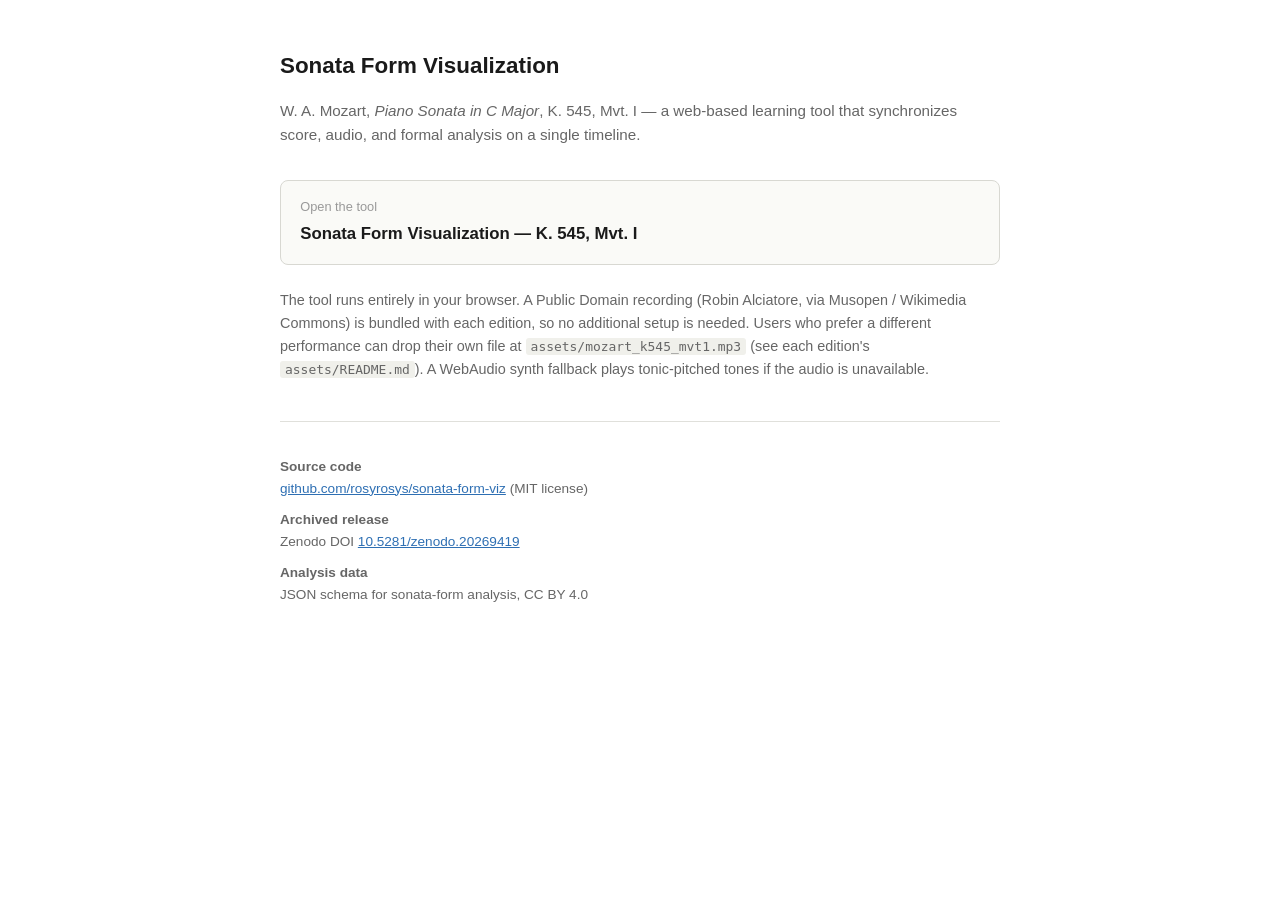
<file: index.html>
<!DOCTYPE html>
<html lang="en">
<head>
  <meta charset="UTF-8" />
  <meta name="viewport" content="width=device-width, initial-scale=1.0" />
  <title>Sonata Form Visualization — Mozart K. 545 Mvt. I</title>
  <style>
    body {
      font-family: "Inter", -apple-system, BlinkMacSystemFont, "Segoe UI",
                   "Pretendard", "Noto Sans KR", Roboto, sans-serif;
      max-width: 720px;
      margin: 3rem auto;
      padding: 0 1.5rem;
      color: #1a1a1a;
      line-height: 1.6;
    }
    h1 { font-size: 1.4rem; margin-bottom: .25rem; }
    .subtitle { color: #666; font-size: .95rem; margin-bottom: 2rem; }
    .editions {
      display: grid;
      grid-template-columns: 1fr 1fr;
      gap: 1rem;
      margin: 1.5rem 0;
    }
    .edition {
      border: 1px solid #d8d8d2;
      border-radius: 8px;
      padding: 1rem 1.2rem;
      text-decoration: none;
      color: inherit;
      transition: all .15s;
      background: #fafaf7;
    }
    .edition:hover {
      border-color: #2e6fb3;
      background: #e8f1ff;
    }
    .edition .lang { font-size: .8rem; color: #999; margin-bottom: .25rem; }
    .edition .title { font-weight: 600; font-size: 1.05rem; }
    .meta {
      margin-top: 2.5rem;
      padding-top: 1.5rem;
      border-top: 1px solid #e0e0db;
      font-size: .85rem;
      color: #666;
    }
    .meta a { color: #2e6fb3; }
    .meta dt { font-weight: 600; margin-top: .6rem; }
    .meta dd { margin: 0 0 .2rem 0; }
    code {
      background: #f0f0eb;
      padding: 1px 5px;
      border-radius: 3px;
      font-family: "JetBrains Mono", "Consolas", monospace;
      font-size: .9em;
    }
  </style>
</head>
<body>
  <h1>Sonata Form Visualization</h1>
  <p class="subtitle">
    W. A. Mozart, <em>Piano Sonata in C Major</em>, K. 545, Mvt. I — a
    web-based learning tool that synchronizes score, audio, and formal
    analysis on a single timeline.
  </p>

  <div class="editions">
    <a href="./en/" class="edition" style="grid-column: 1 / -1;">
      <div class="lang">Open the tool</div>
      <div class="title">Sonata Form Visualization — K. 545, Mvt. I</div>
    </a>
  </div>

  <p style="font-size: .9rem; color: #666;">
    The tool runs entirely in your browser. A Public Domain recording
    (Robin Alciatore, via Musopen / Wikimedia Commons) is bundled with
    each edition, so no additional setup is needed. Users who prefer
    a different performance can drop their own file at
    <code>assets/mozart_k545_mvt1.mp3</code> (see each edition's
    <code>assets/README.md</code>). A WebAudio synth fallback plays
    tonic-pitched tones if the audio is unavailable.
  </p>

  <dl class="meta">
    <dt>Source code</dt>
    <dd><a href="https://github.com/rosyrosys/sonata-form-viz">github.com/rosyrosys/sonata-form-viz</a> (MIT license)</dd>

    <dt>Archived release</dt>
    <dd>Zenodo DOI <a href="https://doi.org/10.5281/zenodo.20269419">10.5281/zenodo.20269419</a></dd>

    <dt>Analysis data</dt>
    <dd>JSON schema for sonata-form analysis, CC BY 4.0</dd>
  </dl>
</body>
</html>
</file>
